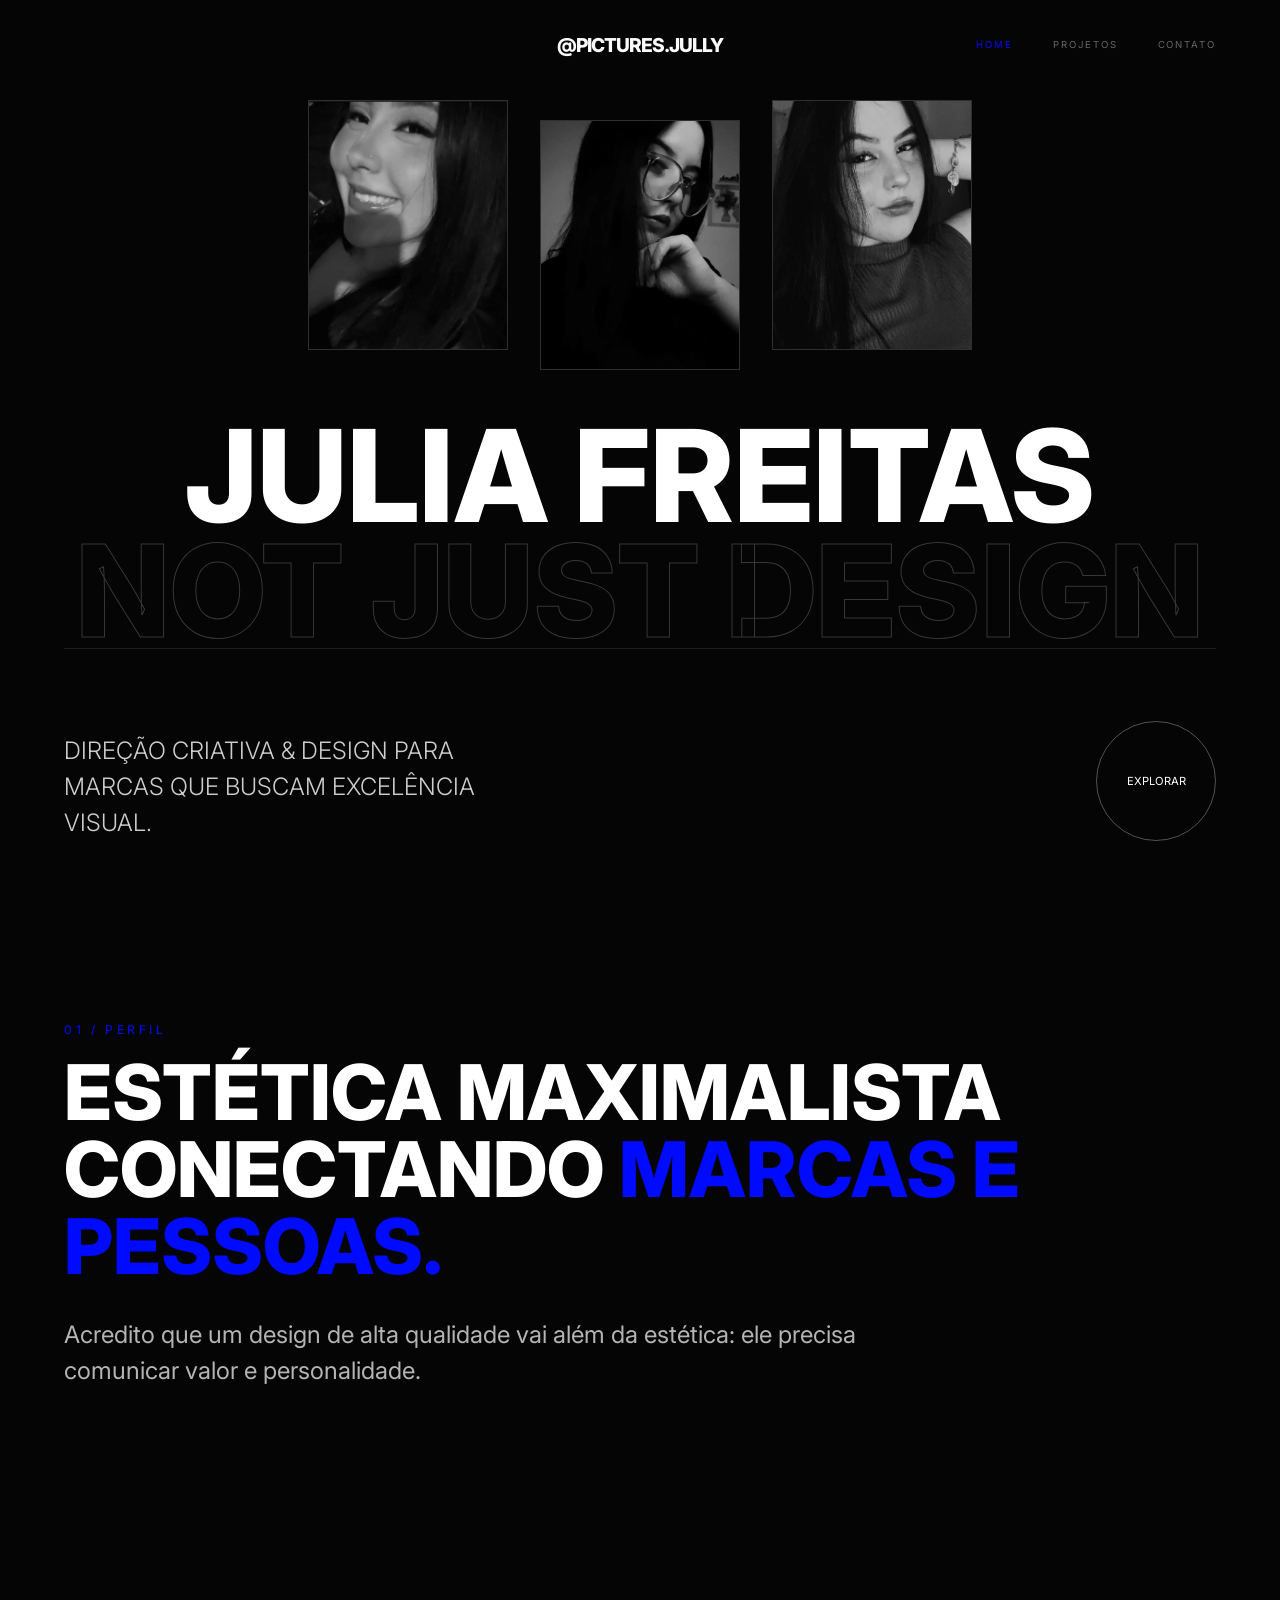
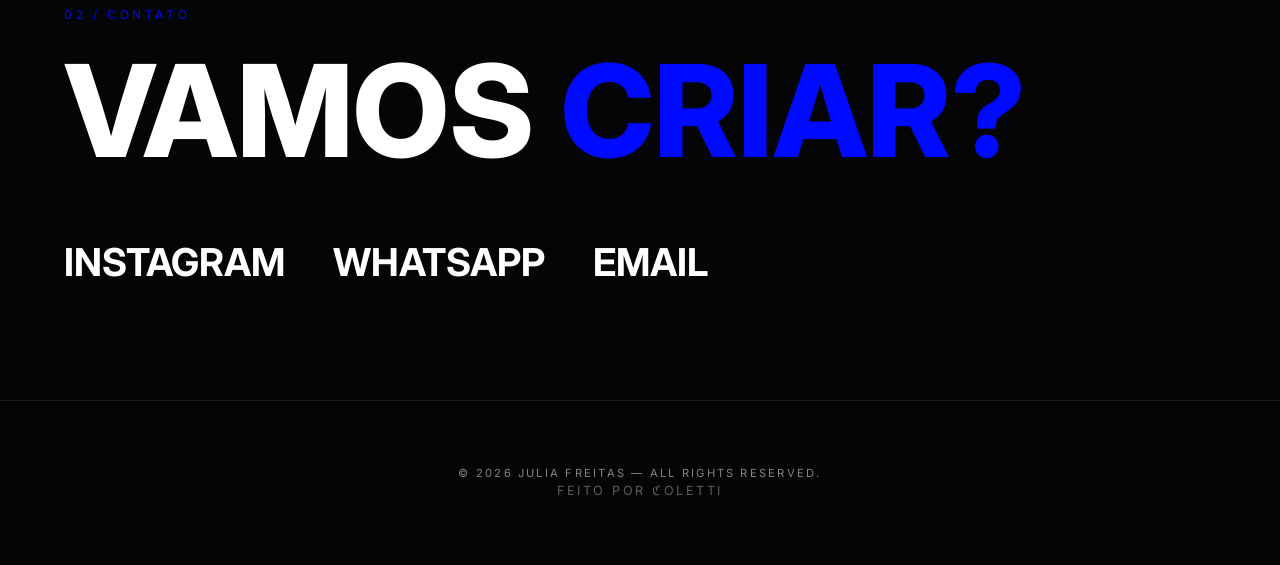
<file: index.html>
<!DOCTYPE html>
<html lang="pt-BR">
<head>
    <meta charset="UTF-8">
    <meta name="viewport" content="width=device-width, initial-scale=1.0">
    <title>PicturesJully | Portfólio</title>

        <!-- Open Graph -->
    <meta property="og:title" content="Juu Freitas | Portfólio">
    <meta property="og:description" content="Design premium, fotografia e direção criativa para marcas que buscam excelência visual.">
    <meta property="og:type" content="website">
    <meta property="og:url" content="https://picturesjully.netlify.app">
    <meta property="og:image" content="https://picturesjully.netlify.app/assets/og.png">
    <meta property="og:image:width" content="1200">
    <meta property="og:image:height" content="630">

    <!-- Twitter -->
    <meta name="twitter:card" content="summary_large_image">
    <meta name="twitter:title" content="Juu Freitas | Portfólio">
    <meta name="twitter:description" content="Portfólio profissional com estética minimalista e visual premium.">
    <meta name="twitter:image" content="https://picturesjully.netlify.app/assets/og.png">

    <!-- Favicon -->
    <link rel="icon" type="image/svg+xml" href="assets/favicon.svg">
    <link rel="icon" type="image/x-icon" href="assets/favicon.ico">
    <link rel="apple-touch-icon" href="assets/apple-icon.png">

    <link rel="preconnect" href="https://fonts.googleapis.com">
    <link rel="preconnect" href="https://fonts.gstatic.com" crossorigin>
    <link href="https://fonts.googleapis.com/css2?family=Inter:wght@400;700;800&display=swap" rel="stylesheet">
    <link rel="stylesheet" href="css/style.css">
    <link rel="preload" as="image" href="assets/images/juuh1.webp">
    <link rel="preload" as="image" href="assets/images/juuh2.webp">
    <link rel="preload" as="image" href="assets/images/juuh3.webp">
</head>
<body>

    <div class="cursor" aria-hidden="true"></div>

    <header class="header">
        <div class="container">
            <a href="index.html" class="logo">@pictures.jully</a>
            <nav class="nav-menu">
                <a href="index.html" class="active">Home</a>
                <a href="projects.html">Projetos</a>
                <a href="#contato">Contato</a>
            </nav>
            <div class="nav-toggle">
                <div class="burger"></div>
            </div>
        </div>
    </header>

    <div class="mobile-overlay">
        <nav class="mobile-nav">
            <a href="index.html">Home</a>
            <a href="projects.html">Projetos</a>
            <a href="index.html#contato">Contato</a>
        </nav>
    </div>

    <main id="content-wrap">
        <!-- HOME CONTENT -->
        <section class="hero" id="home">
            <div class="container">

                <div class="hero__main">
                    <div class="hero__images" style="filter: grayscale(100%);">
                        <img src="assets/images/juuh1.webp" alt="Creative Work 1" class="hero__img" loading="eager" decoding="sync">
                        <img src="assets/images/juuh2.webp" alt="Creative Work 2" class="hero__img" loading="eager" decoding="sync">
                        <img src="assets/images/juuh3.webp" alt="Creative Work 3" class="hero__img" loading="eager" decoding="sync">
                    </div>
                    <h1 class="hero__title">JULIA FREITAS<span class="outline">NOT JUST DESIGN</span></h1>
                </div>
                <div class="hero__footer">
                    <p class="hero__tagline">Direção criativa & Design para marcas que buscam excelência visual.</p>
                    <a href="projects.html" class="hero__cta">Explorar</a>
                </div>
            </div>
        </section>

        <section id="sobre" class="about">
            <div class="container">
                <span class="label">01 / Perfil</span>
                <div class="about-content">
                    <h2>Estética maximalista conectando <span class="text-blue">marcas e pessoas.</span></h2>
                    <p>Acredito que um design de alta qualidade vai além da estética: ele precisa comunicar valor e personalidade.</p>
                </div>
            </div>
        </section>

        <section class="contact" id="contato">
            <div class="container">
                <span class="label">02 / Contato</span>
                <h2>VAMOS <span class="text-blue">CRIAR?</span></h2>
                <div class="contact-links">
                    <a href="https://www.instagram.com/pictures.jully/">Instagram</a>
                    <a href="https://api.whatsapp.com/send?phone=5511980523328&text=Oii%20Juu!%20Vi%20seu%20portf%C3%B3lio%20e%20gostei%20muito%20do%20seu%20trabalho%2C%20queria%20conversar%20com%20voc%C3%AA%20sobre%20um%20projeto%20que%20tenho%20em%20mente%20%F0%9F%98%8A%E2%9D%A4%EF%B8%8F">WhatsApp</a>
                    <a href="mailto:juuu.pictures@gmail.com">Email</a>
                </div>
            </div>
        </section>
    </main>

    <footer class="footer">
        <div class="container">
            <p>&copy; 2026 Julia Freitas — All rights reserved.</p>
            <p style="font-size: 0.79em;">feito por <a href="https://github.com/matheuscoletti08">ℭoletti</a></p>
        </div>
    </footer>

    <script src="js/app.js"></script>
</body>
</html>
</file>
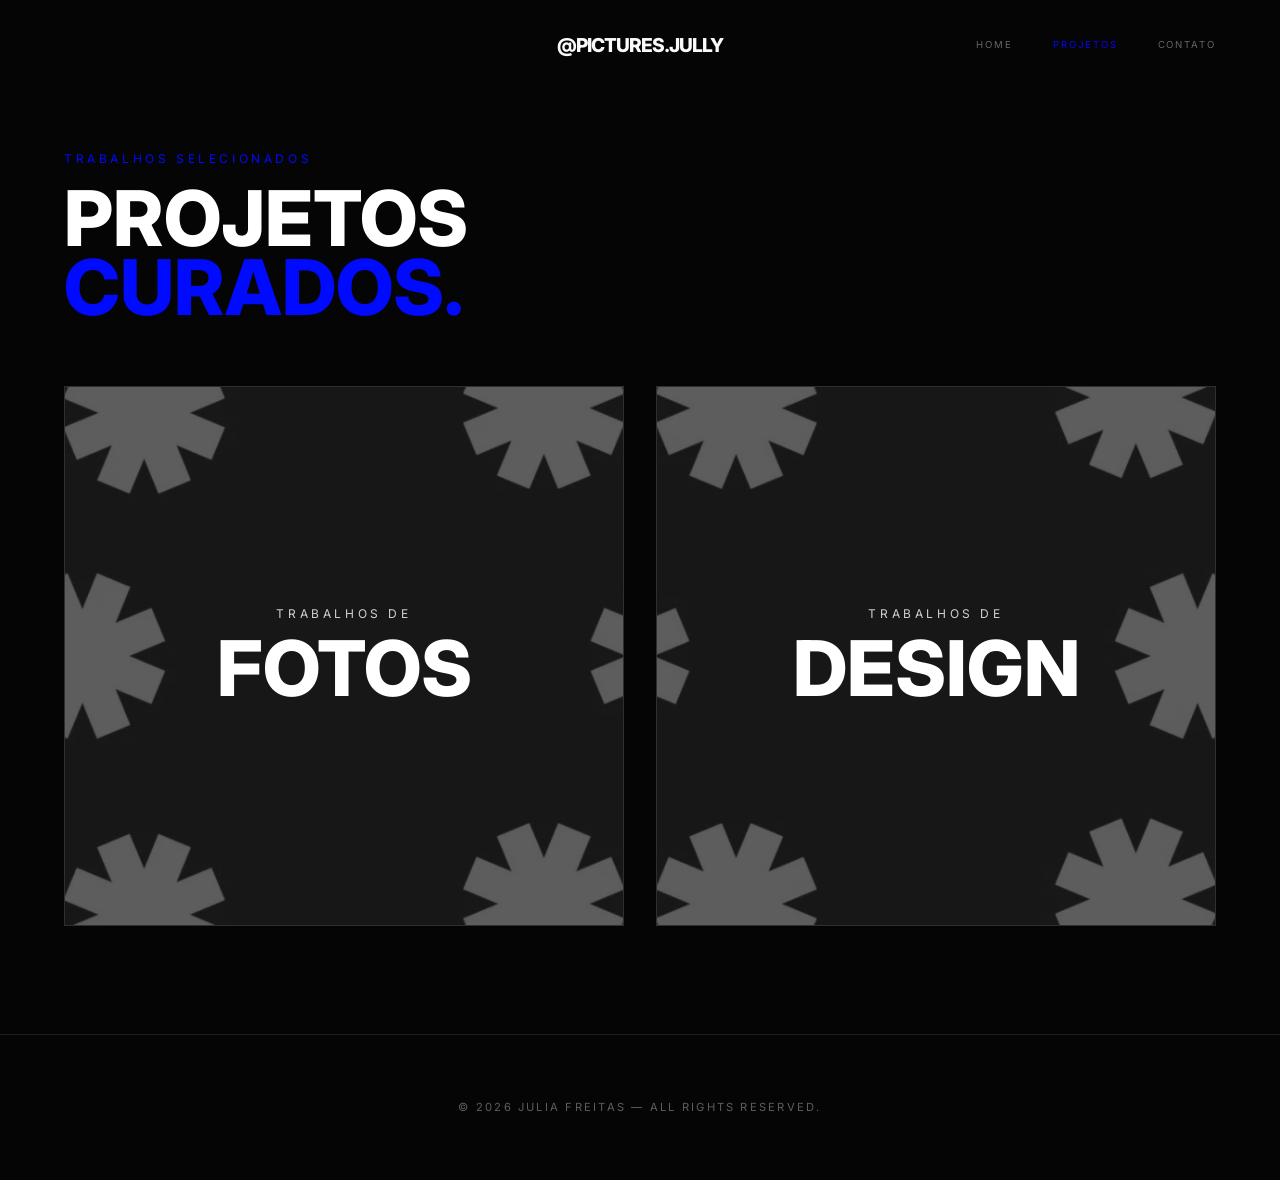
<file: projects.html>
<!DOCTYPE html>
<html lang="pt-BR">
<head>
    <meta charset="UTF-8">
    <meta name="viewport" content="width=device-width, initial-scale=1.0">
    <title>Projetos | PicturesJully</title>
    <link rel="preconnect" href="https://fonts.googleapis.com">
    <link rel="preconnect" href="https://fonts.gstatic.com" crossorigin>
    <link href="https://fonts.googleapis.com/css2?family=Inter:wght@400;700;800&display=swap" rel="stylesheet">
    <link rel="stylesheet" href="css/style.css">

    <!-- Open Graph -->
    <meta property="og:title" content="Projetos | Juu Freitas">
    <meta property="og:description" content="Design premium, fotografia e direção criativa para marcas que buscam excelência visual.">
    <meta property="og:type" content="website">
    <meta property="og:url" content="https://picturesjully.netlify.app/projects.html">
    <meta property="og:image" content="https://picturesjully.netlify.app/assets/og.png">
    <meta property="og:image:width" content="1200">
    <meta property="og:image:height" content="630">

    <!-- Twitter -->
    <meta name="twitter:card" content="summary_large_image">
    <meta name="twitter:title" content="Projetos | Juu Freitas">
    <meta name="twitter:description" content="Design premium, fotografia e direção criativa para marcas que buscam excelência visual.">
    <meta name="twitter:image" content="https://picturesjully.netlify.app/assets/og.png">

    <!-- Favicon -->
    <link rel="icon" type="image/svg+xml" href="assets/favicon.svg">
    <link rel="icon" type="image/x-icon" href="assets/favicon.ico">
    <link rel="apple-touch-icon" href="assets/apple-icon.png">
</head>
<body>

    <header class="header">
        <div class="container">
            <a href="index.html" class="logo">@pictures.jully</a>
            <nav class="nav-menu">
                <a href="index.html">Home</a>
                <a href="projects.html" class="active">Projetos</a>
                <a href="index.html#contato">Contato</a>
            </nav>
            <div class="nav-toggle">
                <div class="burger"></div>
            </div>
        </div>
    </header>

    <div class="mobile-overlay">
        <nav class="mobile-nav">
            <a href="index.html">Home</a>
            <a href="projects.html">Projetos</a>
            <a href="index.html#contato">Contato</a>
        </nav>
    </div>

    <main id="content-wrap">
        <section class="portfolio" style="padding-top: 150px;">
            <div class="container">
                <span class="label">Trabalhos Selecionados</span>
                <h1 style="font-size: var(--font-xl); font-weight: 800; text-transform: uppercase; line-height: 0.9;">PROJETOS <br><span class="text-blue">CURADOS.</span></h1>

                <div class="projects-split">
                    <a href="photos.html" class="projects-split__block">
                        <div class="projects-split__bg" style="background-image: url('assets/images/divisor.webp')"></div>
                        <div class="projects-split__content">
                            <span class="projects-split__label">Trabalhos de</span>
                            <h2 class="projects-split__title">Fotos</h2>
                        </div>
                    </a>
                    <a href="designs.html" class="projects-split__block">
                        <div class="projects-split__bg" style="background-image: url('assets/images/divisor.webp'); transform: rotate(180deg);"></div>
                        <div class="projects-split__content">
                            <span class="projects-split__label">Trabalhos de</span>
                            <h2 class="projects-split__title">Design</h2>
                        </div>
                    </a>
                </div>
            </div>
        </section>
    </main>

    <footer class="footer">
        <div class="container">
            <p>&copy; 2026 Julia Freitas — All rights reserved.</p>
        </div>
    </footer>

    <script src="js/app.js"></script>
</body>
</html>
</file>
<file: css/style.css>
:root {
  --font-display: clamp(3.5rem, 10vw, 12rem);
  --font-xl: clamp(2rem, 6vw, 5rem);
  --font-lg: clamp(1.5rem, 3vw, 2.5rem);
  --font-md: clamp(1.1rem, 2vw, 1.5rem);
  --font-base: clamp(0.95rem, 1.2vw, 1.1rem);
  --font-xs: 0.75rem;
  --space-xl: clamp(3.5rem, 12vh, 12rem);
  --space-lg: clamp(2rem, 8vh, 6rem);
  --space-md: clamp(1.2rem, 4vh, 3rem);
  --space-sm: 1rem;
  --container-padding: clamp(1.5rem, 5vw, 6rem);
}

.text-blue {
  color: #000AFF !important;
}

*, *::before, *::after {
  margin: 0;
  padding: 0;
  box-sizing: border-box;
}

html {
  scroll-behavior: smooth;
  font-size: 16px;
}

body {
  background-color: #050505;
  color: #FFFFFF;
  font-family: "Inter", sans-serif;
  line-height: 1.5;
  overflow-x: hidden;
  -webkit-font-smoothing: antialiased;
}
body::after {
  content: "";
  position: fixed;
  top: 0;
  left: 0;
  width: 100%;
  height: 100%;
  background-image: url("https://upload.wikimedia.org/wikipedia/commons/5/5c/Image_noise_example.png");
  opacity: 0.03;
  pointer-events: none;
  z-index: 10000;
}

.container {
  width: 100%;
  max-width: 1600px;
  margin: 0 auto;
  padding: 0 var(--container-padding);
}

section {
  padding: var(--space-lg) 0;
}
@media (min-width: 768px) {
  section {
    padding: var(--space-xl) 0;
  }
}
section {
  position: relative;
  content-visibility: auto;
  contain-intrinsic-size: 1px 500px;
}

a {
  color: inherit;
  text-decoration: none;
  transition: color 200ms cubic-bezier(0.2, 0, 0, 1);
}
a:hover {
  color: #000AFF;
}

.label {
  font-size: var(--font-xs);
  color: #000AFF;
  display: block;
  margin-bottom: var(--space-sm);
  text-transform: uppercase;
  letter-spacing: 0.3em;
}

.header {
  view-transition-name: main-header;
  position: fixed;
  top: 0;
  left: 0;
  width: 100%;
  z-index: 1000;
  height: 90px;
  display: flex;
  align-items: center;
  transition: height 500ms cubic-bezier(0.2, 0, 0, 1), background 500ms cubic-bezier(0.2, 0, 0, 1);
  mix-blend-mode: difference;
}
.header.scrolled {
  height: 70px;
  background: rgba(5, 5, 5, 0.9);
  backdrop-filter: blur(20px);
  mix-blend-mode: normal;
  border-bottom: 1px solid rgba(255, 255, 255, 0.05);
}
.header .container {
  display: grid;
  grid-template-columns: 1fr auto 1fr;
  align-items: center;
  width: 100%;
}
.header .logo {
  grid-column: 2;
  font-weight: 800;
  font-size: 1.2rem;
  letter-spacing: -0.05em;
  color: #FFFFFF;
  z-index: 1005;
  text-transform: uppercase;
}
.header .nav-menu {
  grid-column: 3;
  display: none;
  justify-content: flex-end;
  gap: 2.5rem;
}
@media (min-width: 1024px) {
  .header .nav-menu {
    display: flex;
  }
}
.header .nav-menu a {
  font-size: 0.6rem;
  text-transform: uppercase;
  letter-spacing: 0.2em;
  opacity: 0.4;
  transition: opacity 200ms cubic-bezier(0.2, 0, 0, 1), color 200ms cubic-bezier(0.2, 0, 0, 1);
}
.header .nav-menu a.active {
  opacity: 1;
  color: #000AFF;
}
.header .nav-toggle {
  grid-column: 3;
  display: flex;
  justify-content: flex-end;
  align-items: center;
  z-index: 1005;
  cursor: pointer;
  padding: 12px;
  margin: -12px;
}
@media (min-width: 1024px) {
  .header .nav-toggle {
    display: none;
  }
}
.header .nav-toggle .burger {
  width: 24px;
  height: 1px;
  background: #FFFFFF;
  position: relative;
  transition: background 200ms cubic-bezier(0.2, 0, 0, 1);
}
.header .nav-toggle .burger::before, .header .nav-toggle .burger::after {
  content: "";
  position: absolute;
  width: 100%;
  height: 1px;
  background: #FFFFFF;
  transition: transform 350ms cubic-bezier(0.2, 0, 0, 1);
}
.header .nav-toggle .burger::before {
  top: -6px;
}
.header .nav-toggle .burger::after {
  top: 6px;
}
.header .nav-toggle.active .burger {
  background: transparent;
}
.header .nav-toggle.active .burger::before {
  transform: translateY(6px) rotate(45deg);
}
.header .nav-toggle.active .burger::after {
  transform: translateY(-6px) rotate(-45deg);
}

.mobile-overlay {
  position: fixed;
  top: 0;
  right: 0;
  width: 100%;
  height: 100vh;
  background: #050505;
  z-index: 1000;
  display: flex;
  justify-content: center;
  align-items: center;
  transform: translateX(100%);
  transition: transform 500ms cubic-bezier(0.2, 0, 0, 1);
}
.mobile-overlay.active {
  transform: translateX(0);
}
.mobile-overlay .mobile-nav {
  display: flex;
  flex-direction: column;
  gap: 2rem;
  text-align: center;
}
.mobile-overlay .mobile-nav a {
  font-size: 2.5rem;
  font-weight: 800;
  text-transform: uppercase;
  color: transparent;
  -webkit-text-stroke: 1px rgba(255, 255, 255, 0.3);
  transition: all 350ms cubic-bezier(0.2, 0, 0, 1);
}
.mobile-overlay .mobile-nav a:hover {
  color: #FFFFFF;
  -webkit-text-stroke: 0;
  transform: scale(1.04);
}
.mobile-overlay .mobile-nav a:active {
  transform: scale(0.98);
  transition-duration: 200ms;
}

.hero {
  min-height: 100vh;
  padding: 0;
  display: flex;
  flex-direction: column;
  justify-content: center;
  position: relative;
  content-visibility: visible;
  padding-top: 80px;
}
@media (min-width: 768px) {
  .hero {
    padding-top: 100px;
  }
}
.hero__main {
  flex-grow: 1;
  display: flex;
  flex-direction: column;
  justify-content: center;
  align-items: center;
  text-align: center;
  gap: var(--space-md);
}
.hero__images {
  display: flex;
  justify-content: center;
  align-items: center;
  gap: 1rem;
  width: 100%;
  margin-bottom: 1rem;
  --hero-offset: 15px;
}
@media (min-width: 768px) {
  .hero__images {
    gap: 2rem;
    margin-bottom: 2rem;
    --hero-offset: 20px;
  }
}
.hero__img {
  width: 25vw;
  max-width: 120px;
  aspect-ratio: 4/5;
  object-fit: cover;
  background-color: #171718;
  border: 1px solid rgba(255, 255, 255, 0.1);
  position: relative;
  will-change: transform, opacity;
  opacity: 0;
  transform: translateY(60px) scale(0.85);
  transition: transform 1s cubic-bezier(0.05, 0.7, 0.1, 1), opacity 1s cubic-bezier(0.05, 0.7, 0.1, 1), border-color 350ms cubic-bezier(0.05, 0.7, 0.1, 1);
}
.hero__img:nth-child(even) {
  top: var(--hero-offset);
}
.hero__img:nth-child(odd) {
  top: 0;
}
.hero__img:nth-child(1) {
  transition-delay: 100ms;
}
.hero__img:nth-child(2) {
  transition-delay: 200ms;
}
.hero__img:nth-child(3) {
  transition-delay: 300ms;
}
.js-loaded .hero__img {
  opacity: 1;
  transform: scale(1);
}
@media (min-width: 768px) {
  .hero__img {
    max-width: 200px;
  }
  .hero__img:hover {
    transform: scale(1.04) rotate(2deg);
    z-index: 10;
    border-color: #000AFF;
  }
}
.hero__img:active {
  transform: scale(0.98);
  transition-duration: 200ms;
}
.hero__title {
  font-size: var(--font-display);
  font-weight: 800;
  line-height: 0.9;
  text-transform: uppercase;
}
.hero__title span.outline {
  display: block;
  color: transparent;
  -webkit-text-stroke: 1px rgba(255, 255, 255, 0.2);
}
.hero__footer {
  display: flex;
  flex-direction: column;
  gap: var(--space-md);
  padding: var(--space-lg) 0;
  border-top: 1px solid rgba(255, 255, 255, 0.1);
}
@media (min-width: 768px) {
  .hero__footer {
    flex-direction: row;
    justify-content: space-between;
    align-items: flex-end;
  }
}
.hero__tagline {
  font-size: var(--font-md);
  max-width: 30ch;
  text-transform: uppercase;
  font-weight: 300;
  opacity: 0.8;
}
.hero__cta {
  width: 120px;
  height: 120px;
  border: 1px solid rgba(255, 255, 255, 0.3);
  border-radius: 50%;
  display: flex;
  align-items: center;
  justify-content: center;
  font-size: 0.7rem;
  text-transform: uppercase;
  transition: all 350ms cubic-bezier(0.2, 0, 0, 1);
  align-self: center;
}
@media (min-width: 768px) {
  .hero__cta {
    align-self: auto;
  }
}
.hero__cta:hover {
  background: #000AFF;
  border-color: #000AFF;
  transform: scale(1.1);
}
.hero__cta:active {
  transform: scale(0.96);
  transition-duration: 200ms;
}

.about .about-content {
  display: grid;
  grid-template-columns: 1fr;
  gap: 2rem;
  max-width: 1000px;
}
.about .about-content h2 {
  font-size: var(--font-xl);
  font-weight: 800;
  line-height: 1;
  text-transform: uppercase;
}
.about .about-content p {
  font-size: var(--font-md);
  opacity: 0.7;
  max-width: 60ch;
}

.services__item {
  border-top: 1px solid rgba(255, 255, 255, 0.1);
  padding: var(--space-md) 0;
  display: flex;
  justify-content: space-between;
  align-items: center;
  transition: all 350ms cubic-bezier(0.2, 0, 0, 1);
  cursor: pointer;
}
@media (min-width: 768px) {
  .services__item {
    padding: var(--space-lg) 0;
  }
}
.services__item:hover {
  padding-left: 1.5rem;
  background: rgba(255, 255, 255, 0.02);
}
.services__item:hover .services__title {
  color: #000AFF;
}
.services__item:active {
  transform: scale(0.995);
  transition-duration: 200ms;
}
.services__item:last-child {
  border-bottom: 1px solid rgba(255, 255, 255, 0.1);
}
.services__title {
  font-size: var(--font-lg);
  font-weight: 700;
  text-transform: uppercase;
  transition: color 350ms cubic-bezier(0.2, 0, 0, 1);
}
.services__index {
  font-size: var(--font-xs);
  opacity: 0.3;
}

.portfolio__grid {
  display: flex;
  flex-direction: column;
  align-items: center;
  gap: var(--space-xl);
  margin-top: 4rem;
}
.portfolio__item {
  width: 100%;
  max-width: 900px;
  text-decoration: none;
  color: inherit;
  display: block;
}
@media (min-width: 1440px) {
  .portfolio__item {
    max-width: 1100px;
  }
}
.portfolio__item:hover .portfolio__img-box img {
  transform: scale(1.03);
  filter: grayscale(0);
}
.portfolio__item:hover .portfolio__project-title {
  color: #000AFF;
}
.portfolio__item:active {
  transform: scale(0.99);
  transition: transform 200ms cubic-bezier(0.2, 0, 0, 1);
}
.portfolio__img-box {
  position: relative;
  overflow: hidden;
  background: #171718;
  aspect-ratio: 16/10;
  width: 100%;
}
.portfolio__img-box img {
  width: 100%;
  height: 100%;
  object-fit: cover;
  filter: grayscale(0.5);
  transition: transform 500ms cubic-bezier(0.2, 0, 0, 1), filter 350ms cubic-bezier(0.05, 0.7, 0.1, 1);
}
.portfolio__img-box::after {
  content: "";
  position: absolute;
  inset: 0;
  background: linear-gradient(to bottom, transparent 70%, rgba(5, 5, 5, 0.4));
  opacity: 0;
  transition: opacity 350ms ease;
}
.portfolio__meta {
  margin-top: 2rem;
  display: flex;
  flex-direction: column;
  gap: 0.5rem;
  text-align: left;
}
@media (min-width: 768px) {
  .portfolio__meta {
    flex-direction: row;
    justify-content: space-between;
    align-items: baseline;
  }
}
.portfolio__project-title {
  font-size: var(--font-lg);
  font-weight: 800;
  text-transform: uppercase;
  line-height: 1;
  transition: color 350ms cubic-bezier(0.2, 0, 0, 1);
}
.portfolio__category {
  font-size: var(--font-xs);
  text-transform: uppercase;
  letter-spacing: 0.2em;
  opacity: 0.4;
}

.projects-split {
  display: flex;
  flex-direction: column;
  margin-top: 4rem;
  gap: 1.5rem;
  width: 100%;
}
@media (min-width: 768px) {
  .projects-split {
    flex-direction: row;
    height: 60vh;
    gap: 2rem;
  }
}
.projects-split__block {
  position: relative;
  flex: 1;
  display: flex;
  align-items: center;
  justify-content: center;
  text-decoration: none;
  overflow: hidden;
  background: #171718;
  border: 1px solid rgba(255, 255, 255, 0.1);
  aspect-ratio: 1/1;
}
@media (min-width: 768px) {
  .projects-split__block {
    aspect-ratio: auto;
  }
}
.projects-split__block:hover {
  border-color: #000AFF;
}
.projects-split__block:hover .projects-split__bg {
  transform: scale(1.04);
  filter: grayscale(0);
  opacity: 0.5;
}
.projects-split__block:hover .projects-split__title {
  color: #FFFFFF;
}
.projects-split__block:hover .projects-split__content {
  transform: scale(1.02);
}
.projects-split__block:active {
  transform: scale(0.98);
  transition-duration: 200ms;
}
.projects-split__bg {
  position: absolute;
  inset: 0;
  background-size: cover;
  background-position: center;
  filter: grayscale(1);
  opacity: 0.3;
  transition: transform 500ms cubic-bezier(0.2, 0, 0, 1), filter 350ms cubic-bezier(0.05, 0.7, 0.1, 1), opacity 350ms ease;
}
.projects-split__content {
  position: relative;
  z-index: 2;
  text-align: center;
  transition: transform 350ms cubic-bezier(0.2, 0, 0, 1);
}
.projects-split__title {
  font-size: var(--font-lg);
  font-weight: 800;
  text-transform: uppercase;
  color: #FFFFFF;
  line-height: 1;
  transition: color 350ms cubic-bezier(0.2, 0, 0, 1);
}
@media (min-width: 1024px) {
  .projects-split__title {
    font-size: var(--font-xl);
  }
}
.projects-split__label {
  display: block;
  font-size: var(--font-xs);
  text-transform: uppercase;
  letter-spacing: 0.3em;
  color: #FFFFFF;
  margin-bottom: 0.5rem;
  opacity: 0.8;
}

::view-transition-old(active-image),
::view-transition-new(active-image) {
  height: 100%;
  width: 100%;
  object-fit: cover;
  mix-blend-mode: normal;
  animation: none;
}

::view-transition-group(active-image) {
  animation-duration: 500ms;
  animation-timing-function: cubic-bezier(0.2, 0, 0, 1);
}

/**
 * Page Entrance Animations (Staggered)
 */
.header,
.portfolio .label,
.portfolio h1 {
  opacity: 0;
  transform: translateY(30px);
  transition: transform 500ms cubic-bezier(0.05, 0.7, 0.1, 1), opacity 350ms cubic-bezier(0.05, 0.7, 0.1, 1);
}

.js-loaded .header {
  opacity: 1;
  transform: translateY(0);
  transition-delay: 100ms;
}
.js-loaded .portfolio .label {
  opacity: 1;
  transform: translateY(0);
  transition-delay: 200ms;
}
.js-loaded .portfolio h1 {
  opacity: 1;
  transform: translateY(0);
  transition-delay: 300ms;
}

.gallery-grid {
  display: grid;
  grid-template-columns: repeat(1, 1fr);
  gap: 1.5rem;
  width: 100%;
  margin: var(--space-lg) auto 0;
  content-visibility: auto;
  contain-intrinsic-size: 100vw 500px;
}
@media (min-width: 600px) {
  .gallery-grid {
    grid-template-columns: repeat(2, 1fr);
    gap: 2rem;
  }
}
@media (min-width: 1024px) {
  .gallery-grid {
    grid-template-columns: repeat(3, 1fr);
    gap: 2.5rem;
    padding-bottom: var(--space-xl);
  }
}
.gallery-grid__item {
  position: relative;
  width: 100%;
  aspect-ratio: 4/5;
  overflow: hidden;
  background: #171718;
  cursor: pointer;
  touch-action: manipulation;
  opacity: 0;
  transform: translateY(40px);
  transition: transform 500ms cubic-bezier(0.05, 0.7, 0.1, 1), opacity 350ms cubic-bezier(0.05, 0.7, 0.1, 1);
}
.js-loaded .gallery-grid__item {
  opacity: 1;
  transform: translateY(0);
  transition-delay: calc(400ms + var(--index) * 30ms);
}
.gallery-grid__item::before {
  content: "";
  position: absolute;
  inset: 0;
  background: linear-gradient(90deg, transparent 0%, rgba(255, 255, 255, 0.04) 50%, transparent 100%);
  background-size: 200% 100%;
  animation: shimmer 1.5s ease-in-out infinite;
  z-index: -1;
}
.gallery-grid__item img {
  width: 100%;
  height: 100%;
  object-fit: cover;
  transition: transform 500ms cubic-bezier(0.2, 0, 0, 1);
  pointer-events: none;
}
@media (hover: hover) {
  .gallery-grid__item:hover img {
    transform: scale(1.04);
  }
}
.gallery-grid__item:active {
  transform: scale(0.97);
  transition: transform 200ms cubic-bezier(0.2, 0, 0, 1);
}
.gallery-grid__item:active .gallery-grid__ripple {
  opacity: 1;
  transform: scale(1);
  transition: none;
}
.gallery-grid__ripple {
  position: absolute;
  inset: 0;
  background: rgba(255, 255, 255, 0.08);
  z-index: 2;
  opacity: 0;
  transform: scale(0.95);
  transition: opacity 200ms cubic-bezier(0.05, 0.7, 0.1, 1), transform 200ms cubic-bezier(0.2, 0, 0, 1);
  pointer-events: none;
}

/**
 * Modal System (Refined with Opacity/Visibility)
 */
.modal {
  position: fixed;
  inset: 0;
  z-index: 2000;
  background: rgba(5, 5, 5, 0);
  display: flex;
  visibility: hidden;
  opacity: 0;
  align-items: center;
  justify-content: center;
  pointer-events: none;
  transition: opacity 350ms cubic-bezier(0.2, 0, 0, 1), background-color 350ms cubic-bezier(0.2, 0, 0, 1), visibility 350ms step-end;
  height: 100dvh;
  width: 100dvw;
}
.modal.active {
  visibility: visible;
  opacity: 1;
  pointer-events: auto;
  background-color: rgba(5, 5, 5, 0.4);
  transition: opacity 350ms cubic-bezier(0.2, 0, 0, 1), background-color 350ms cubic-bezier(0.2, 0, 0, 1), visibility 350ms step-start;
}
.modal.is-loaded {
  backdrop-filter: blur(30px) saturate(180%);
  -webkit-backdrop-filter: blur(30px) saturate(180%);
}
.modal.is-loading::after {
  content: "";
  width: 32px;
  height: 32px;
  border: 2px solid rgba(255, 255, 255, 0.1);
  border-top-color: #000AFF;
  border-radius: 50%;
  animation: spin 0.8s linear infinite;
  position: absolute;
}
.modal__content {
  position: relative;
  width: 100%;
  height: 100%;
  display: flex;
  align-items: center;
  justify-content: center;
  pointer-events: none;
  will-change: transform, opacity;
  transform: scale(0.96) translateY(10px);
  opacity: 0;
  transition: transform 500ms cubic-bezier(0.05, 0.7, 0.1, 1), opacity 350ms cubic-bezier(0.05, 0.7, 0.1, 1);
}
.active .modal__content {
  transform: scale(1) translateY(0);
  opacity: 1;
}
.modal:not(.active) .modal__content {
  transform: scale(0.96);
  opacity: 0;
  transition: transform 350ms cubic-bezier(0.3, 0, 0.8, 0.15), opacity 200ms cubic-bezier(0.3, 0, 0.8, 0.15);
}
.modal__img {
  width: 100%;
  height: auto;
  max-width: min(90vw, 1200px);
  max-height: 85dvh;
  object-fit: contain;
  pointer-events: auto;
  will-change: transform, opacity;
  transition: opacity 350ms cubic-bezier(0.05, 0.7, 0.1, 1);
}
.modal__nav {
  position: fixed;
  top: 50%;
  z-index: 2001;
  transform: translateY(-50%) scale(0.8);
  width: 48px;
  height: 48px;
  border-radius: 50%;
  background: rgba(255, 255, 255, 0.1);
  color: #FFFFFF;
  border: 1px solid rgba(255, 255, 255, 0.15);
  backdrop-filter: blur(12px);
  -webkit-backdrop-filter: blur(12px);
  display: flex;
  align-items: center;
  justify-content: center;
  cursor: pointer;
  opacity: 0;
  pointer-events: none;
  transition: all 350ms cubic-bezier(0.2, 0, 0, 1);
}
.active .modal__nav {
  opacity: 1;
  pointer-events: auto;
  transform: translateY(-50%) scale(1);
  transition-delay: 200ms;
}
.modal__nav--prev {
  left: max(16px, env(safe-area-inset-left));
}
.modal__nav--next {
  right: max(16px, env(safe-area-inset-right));
}
.modal__nav:active {
  transform: translateY(-50%) scale(0.9);
  background: #000AFF;
}
@media (hover: hover) {
  .modal__nav:hover {
    background: #000AFF;
    border-color: #000AFF;
    transform: translateY(-50%) scale(1.1);
  }
}
@media (hover: none) and (pointer: coarse) {
  .modal__nav {
    display: none;
  }
}
.modal__nav svg {
  width: 20px;
  height: 20px;
}
.modal__counter {
  position: fixed;
  bottom: max(24px, env(safe-area-inset-bottom));
  left: 50%;
  transform: translateX(-50%) translateY(10px);
  z-index: 2001;
  font-size: 0.7rem;
  text-transform: uppercase;
  letter-spacing: 0.2em;
  opacity: 0;
  color: #FFFFFF;
  pointer-events: none;
  transition: all 350ms cubic-bezier(0.2, 0, 0, 1);
}
.active .modal__counter {
  opacity: 0.5;
  transform: translateX(-50%) translateY(0);
  transition-delay: 300ms;
}
.modal__swipe-hint {
  position: fixed;
  bottom: max(80px, env(safe-area-inset-bottom) + 56px);
  left: 50%;
  transform: translateX(-50%);
  z-index: 2001;
  color: rgba(255, 255, 255, 0.6);
  font-size: 0.75rem;
  letter-spacing: 0.15em;
  text-transform: uppercase;
  pointer-events: none;
  opacity: 0;
  transition: opacity 350ms cubic-bezier(0.05, 0.7, 0.1, 1);
}
.modal__swipe-hint.visible {
  opacity: 1;
}
.modal__swipe-hint .swipe-hint__arrows {
  display: flex;
  align-items: center;
  gap: 0.75rem;
  margin-top: 0.5rem;
  justify-content: center;
}
.modal__swipe-hint .swipe-hint__arrows span {
  opacity: 0.4;
  animation: swipeHintPulse 1.6s ease-in-out infinite;
  font-size: 1.2rem;
}
.modal__swipe-hint .swipe-hint__arrows span:nth-child(2) {
  animation-delay: 0.2s;
}
.modal__swipe-hint .swipe-hint__arrows span:nth-child(3) {
  animation-delay: 0.4s;
}
.modal__close {
  position: fixed;
  top: max(20px, env(safe-area-inset-top));
  right: max(20px, env(safe-area-inset-right));
  z-index: 2001;
  background: rgba(255, 255, 255, 0.15);
  color: #FFFFFF;
  width: 52px;
  height: 52px;
  border-radius: 50%;
  display: flex;
  align-items: center;
  justify-content: center;
  font-size: 1.6rem;
  cursor: pointer;
  opacity: 0;
  transform: scale(0.8);
  border: 1px solid rgba(255, 255, 255, 0.1);
  backdrop-filter: blur(12px);
  -webkit-backdrop-filter: blur(12px);
  pointer-events: auto;
  transition: all 350ms cubic-bezier(0.2, 0, 0, 1);
}
.active .modal__close {
  opacity: 1;
  transform: scale(1);
  transition-delay: 200ms;
}
.modal__close:active {
  transform: scale(0.9);
  background: #000AFF;
}
@media (hover: hover) {
  .modal__close:hover {
    background: #000AFF;
    border-color: #000AFF;
    transform: scale(1.1);
  }
}
.modal__nav {
  position: fixed;
  top: 50%;
  z-index: 2001;
  transform: translateY(-50%);
  background: rgba(255, 255, 255, 0.1);
  color: #FFFFFF;
  width: 48px;
  height: 48px;
  border-radius: 50%;
  display: flex;
  align-items: center;
  justify-content: center;
  font-size: 1.8rem;
  cursor: pointer;
  border: 1px solid rgba(255, 255, 255, 0.1);
  backdrop-filter: blur(12px);
  -webkit-backdrop-filter: blur(12px);
  pointer-events: auto;
  opacity: 0;
  transition: all 350ms cubic-bezier(0.2, 0, 0, 1);
  user-select: none;
}
.active .modal__nav {
  opacity: 1;
  transition-delay: 300ms;
}
.modal__nav--prev {
  left: max(16px, env(safe-area-inset-left));
}
.modal__nav--next {
  right: max(16px, env(safe-area-inset-right));
}
.modal__nav:active {
  transform: translateY(-50%) scale(0.9);
  background: #000AFF;
}
@media (hover: hover) {
  .modal__nav:hover {
    background: #000AFF;
    border-color: #000AFF;
    transform: translateY(-50%) scale(1.1);
  }
}
@media (max-width: 767px) {
  .modal__nav {
    display: none;
  }
}
.modal__counter {
  position: fixed;
  bottom: max(24px, env(safe-area-inset-bottom));
  left: 50%;
  transform: translateX(-50%);
  z-index: 2001;
  color: rgba(255, 255, 255, 0.6);
  font-size: 0.8rem;
  letter-spacing: 0.1em;
  pointer-events: none;
  opacity: 0;
  transition: opacity 350ms cubic-bezier(0.05, 0.7, 0.1, 1);
}
.active .modal__counter {
  opacity: 1;
  transition-delay: 400ms;
}

@keyframes spin {
  to {
    transform: rotate(360deg);
  }
}
@keyframes shimmer {
  0% {
    background-position: 200% 0;
  }
  100% {
    background-position: -200% 0;
  }
}
@keyframes swipeHintPulse {
  0%, 100% {
    opacity: 0.3;
    transform: translateX(0);
  }
  50% {
    opacity: 0.9;
    transform: translateX(4px);
  }
}
body.modal-open {
  overflow: hidden;
  touch-action: none;
}

.contact h2 {
  font-size: var(--font-display);
  font-weight: 800;
  line-height: 0.8;
  margin: var(--space-md) 0;
  text-transform: uppercase;
}
.contact .contact-links {
  display: flex;
  flex-direction: column;
  gap: 1.5rem;
  margin-top: var(--space-lg);
}
@media (min-width: 768px) {
  .contact .contact-links {
    flex-direction: row;
    gap: 3rem;
    flex-wrap: wrap;
  }
}
.contact .contact-links a {
  font-size: var(--font-lg);
  font-weight: 700;
  text-transform: uppercase;
  transition: all 350ms cubic-bezier(0.2, 0, 0, 1);
}
.contact .contact-links a:hover {
  color: #000AFF;
  transform: translateX(10px);
}
.contact .contact-links a:active {
  transform: scale(0.98);
  transition-duration: 200ms;
}
@media (min-width: 768px) {
  .contact .contact-links a:hover {
    transform: translateY(-5px);
  }
}

footer {
  padding: 4rem 0;
  border-top: 1px solid rgba(255, 255, 255, 0.1);
  text-align: center;
}
footer p {
  font-size: 0.7rem;
  text-transform: uppercase;
  letter-spacing: 0.2em;
}
footer p:first-child {
  opacity: 0.5;
}
footer p:last-child {
  opacity: 0.35;
}

body.cursor-visible {
  cursor: none;
}
body.cursor-visible * {
  cursor: none !important;
}

.cursor {
  position: fixed;
  width: 32px;
  height: 32px;
  border-radius: 50%;
  pointer-events: none;
  z-index: 9999;
  transform: translate(-50%, -50%);
  transition: width 350ms cubic-bezier(0.2, 0, 0, 1), height 350ms cubic-bezier(0.2, 0, 0, 1), background 350ms cubic-bezier(0.2, 0, 0, 1), opacity 350ms cubic-bezier(0.2, 0, 0, 1);
  mix-blend-mode: difference;
  border: 1px solid #FFFFFF;
  opacity: 0;
}
body.cursor-visible .cursor {
  opacity: 1;
}
body.cursor-pointer .cursor {
  width: 56px;
  height: 56px;
  background: rgba(255, 255, 255, 0.08);
  border-color: rgba(255, 255, 255, 0.3);
}
@media (hover: none) and (pointer: coarse) {
  .cursor {
    display: none;
  }
}

::view-transition-group(root) {
  animation-duration: 500ms;
  animation-timing-function: cubic-bezier(0.2, 0, 0, 1);
}

::view-transition-image-pair(root) {
  isolation: auto;
  mix-blend-mode: normal;
}

html[data-transition=fade] ::view-transition-old(root) {
  animation: 280ms cubic-bezier(0.2, 0, 0, 1) both fade-out;
}
html[data-transition=fade] ::view-transition-new(root) {
  animation: 420ms cubic-bezier(0.05, 0.7, 0.1, 1) both fade-in;
}

html[data-transition=menu] ::view-transition-old(root) {
  animation: 300ms cubic-bezier(0.2, 0, 0, 1) both fade-out;
}
html[data-transition=menu] ::view-transition-new(root) {
  animation: 450ms cubic-bezier(0.05, 0.7, 0.1, 1) both fade-in, 450ms cubic-bezier(0.05, 0.7, 0.1, 1) both slide-from-right;
}

html[data-transition=expand] ::view-transition-old(root) {
  animation: 250ms cubic-bezier(0.3, 0, 0.8, 0.15) both fade-out, 400ms cubic-bezier(0.2, 0, 0, 1) both scale-out;
}
html[data-transition=expand] ::view-transition-new(root) {
  animation: 450ms cubic-bezier(0.05, 0.7, 0.1, 1) both fade-in, 450ms cubic-bezier(0.2, 0, 0, 1) both scale-in-up;
}

@keyframes slide-from-right {
  from {
    opacity: 0;
    transform: translateX(24px);
  }
  to {
    opacity: 1;
    transform: translateX(0);
  }
}
@keyframes scale-out {
  to {
    transform: scale(1.03);
    opacity: 0;
  }
}
@keyframes scale-in-up {
  from {
    opacity: 0;
    transform: scale(0.97) translateY(12px);
  }
  to {
    opacity: 1;
    transform: scale(1) translateY(0);
  }
}
@keyframes fade-out {
  to {
    opacity: 0;
  }
}
@keyframes fade-in {
  from {
    opacity: 0;
  }
}

/*# sourceMappingURL=style.css.map */
</file>
